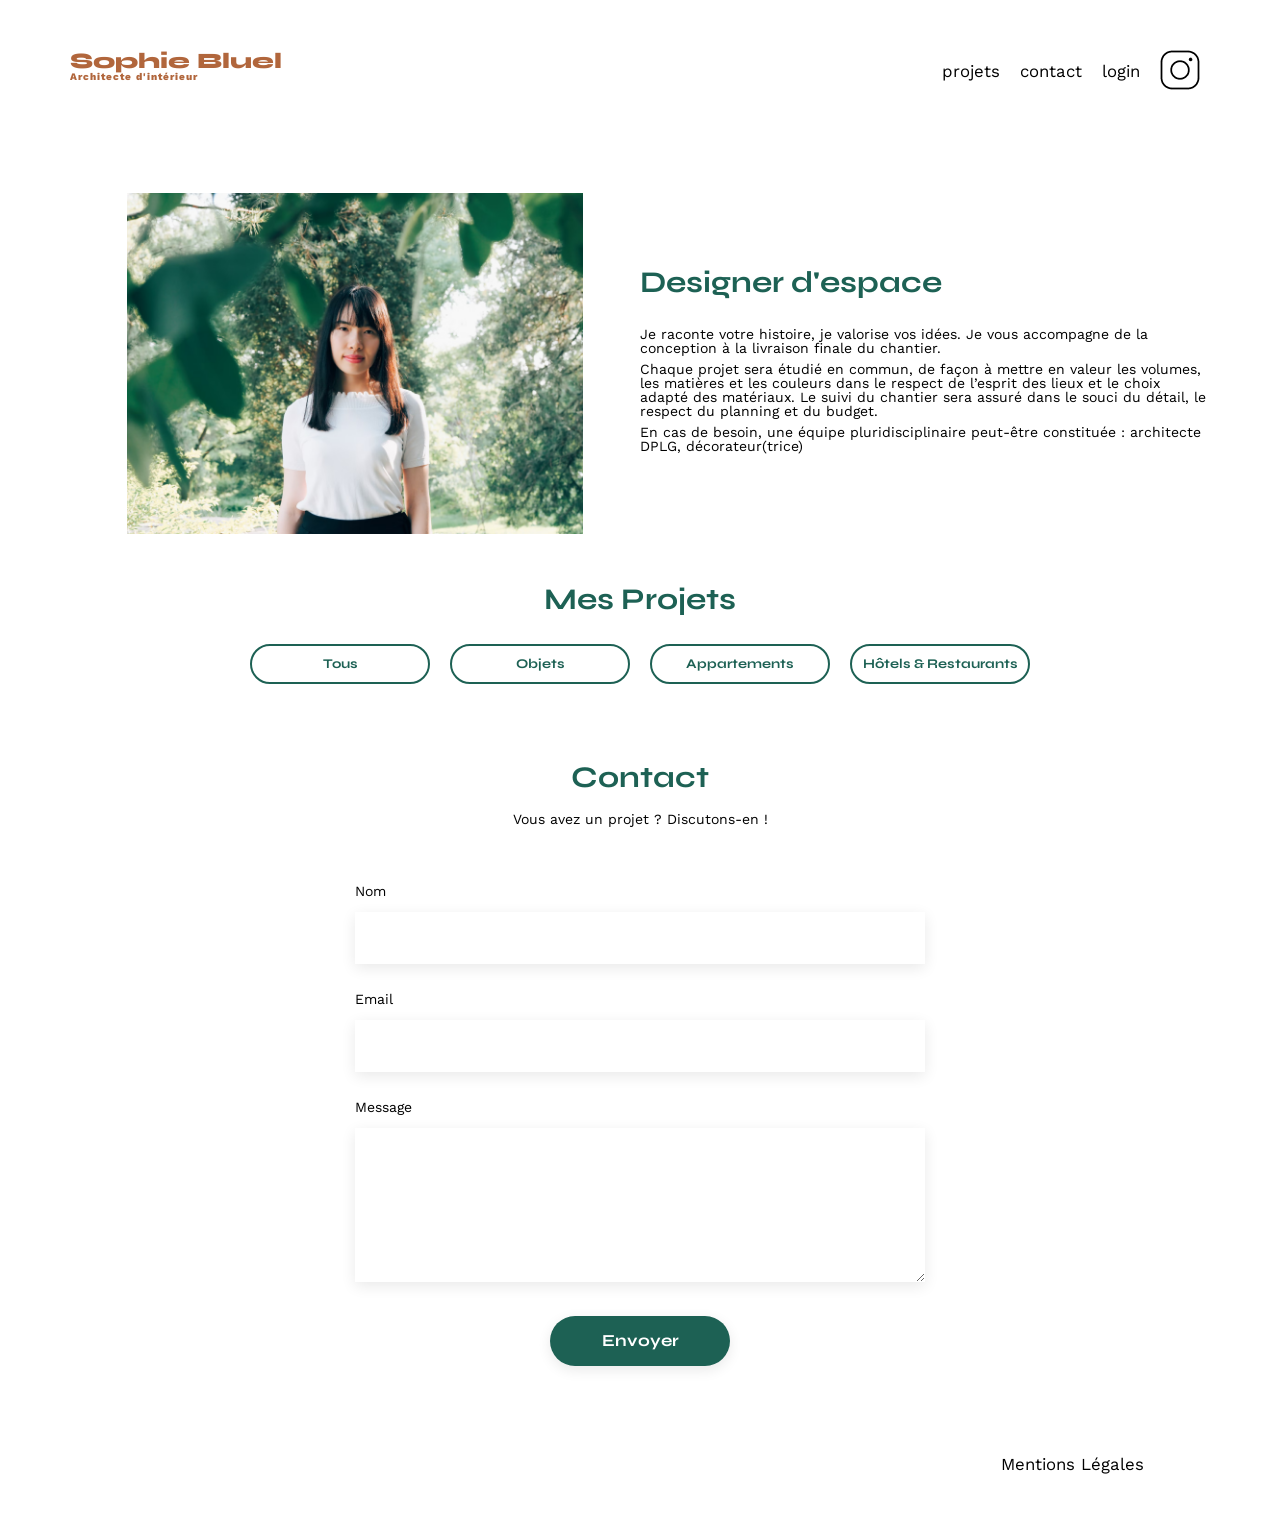
<file: FrontEnd/index.html>
<!doctype html>
<html lang="fr">
  <head>
    <meta charset="UTF-8" />
    <title>Sophie Bluel - Architecte d'intérieur</title>
    <meta name="viewport" content="width=device-width, initial-scale=1.0" />
    <link rel="preconnect" href="https://fonts.googleapis.com" />
    <link rel="preconnect" href="https://fonts.gstatic.com" crossorigin />
    <link
      href="https://fonts.googleapis.com/css2?family=Syne:wght@700;800&family=Work+Sans&display=swap"
      rel="stylesheet"
    />
    <meta name="description" content="" />
    <link rel="stylesheet" href="style.css" />
    <script type="module" src="./script.js" defer></script>
  </head>
  <body>
    <header>
      <h1>Sophie Bluel <span>Architecte d'intérieur</span></h1>
      <nav>
        <ul>
          <!-- Ajout du lien -->
          <li><a href="index.html">projets</a></li>
          <li><a href="#contact">contact</a></li>
          <li><a href="login.html">login</a></li>
          <li><img src="./assets/icons/instagram.png" alt="Instagram" /></li>
        </ul>
      </nav>
    </header>
    <main>
      <section id="introduction">
        <figure>
          <img
            src="./assets/images/sophie-bluel.png"
            alt="portrait de sophie bluel"
          />
        </figure>
        <article>
          <h2>Designer d'espace</h2>
          <p>
            Je raconte votre histoire, je valorise vos idées. Je vous accompagne
            de la conception à la livraison finale du chantier.
          </p>
          <p>
            Chaque projet sera étudié en commun, de façon à mettre en valeur les
            volumes, les matières et les couleurs dans le respect de l’esprit
            des lieux et le choix adapté des matériaux. Le suivi du chantier
            sera assuré dans le souci du détail, le respect du planning et du
            budget.
          </p>
          <p>
            En cas de besoin, une équipe pluridisciplinaire peut-être constituée
            : architecte DPLG, décorateur(trice)
          </p>
        </article>
      </section>
      <section id="portfolio">
        <h2>Mes Projets</h2>
        <div id="filters"></div>
        <!---    Ajout d'une div pour les filtres      -->
        <div class="gallery"></div>
      </section>
      <section id="contact">
        <h2>Contact</h2>
        <p>Vous avez un projet ? Discutons-en !</p>
        <form action="#" method="post">
          <label for="name">Nom</label>
          <input type="text" name="name" id="name" />
          <label for="email">Email</label>
          <input type="email" name="email" id="email" />
          <label for="message">Message</label>
          <textarea name="message" id="message" cols="30" rows="10"></textarea>
          <input type="submit" value="Envoyer" />
        </form>
      </section>
    </main>

    <footer>
      <nav>
        <ul>
          <li>Mentions Légales</li>
        </ul>
      </nav>
    </footer>
  </body>
</html>
</file>
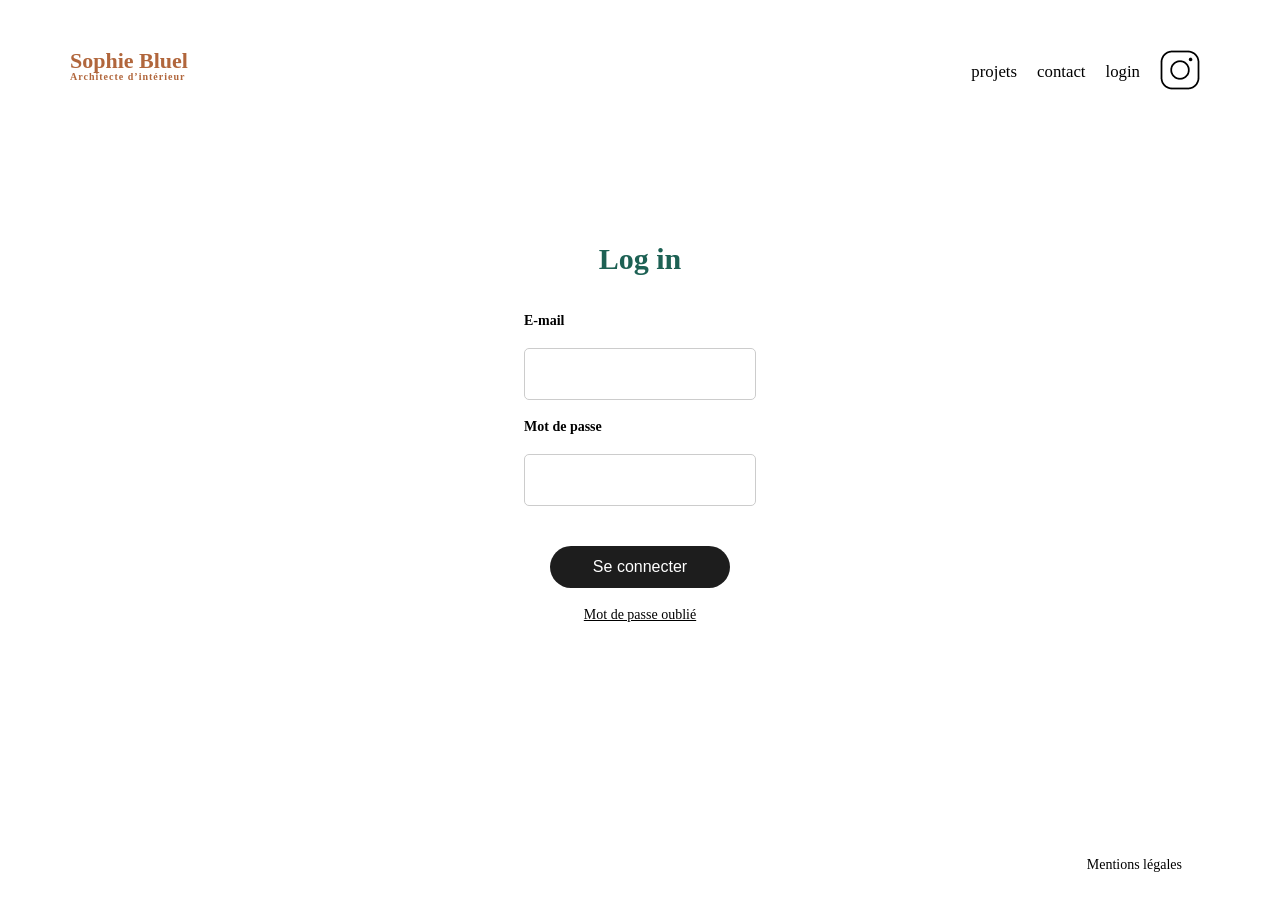
<file: FrontEnd/login.html>
<!------------------ Création nouvelle page de login --------------------->
<!doctype html>
<html lang="fr">
  <head>
    <meta charset="UTF-8" />
    <meta name="viewport" content="width=device-width, initial-scale=1.0" />
    <title>Login - Sophie Bluel</title>
    <link rel="stylesheet" href="./style.css" />
    <script src="login.js" defer></script>
  </head>

  <body>
    <header>
      <h1>Sophie Bluel <span>Architecte d’intérieur</span></h1>
      <nav>
        <ul>
          <li><a href="index.html">projets</a></li>
          <li><a href="index.html#contact">contact</a></li>
          <li><a href="login.html">login</a></li>
          <li><img src="./assets/icons/instagram.png" alt="Instagram" /></li>
        </ul>
      </nav>
    </header>

    <main class="login-container">
      <h2>Log in</h2>

      <form class="login-form">
        <label for="email">E-mail</label>
        <input type="email" id="email" name="email" required />

        <label for="password">Mot de passe</label>
        <input type="password" id="password" name="password" required />

        <button type="submit">Se connecter</button>

        <p class="forgot-password">Mot de passe oublié</p>
      </form>
      <p class="error-message"></p>
    </main>

    <footer>
      <p>Mentions légales</p>
    </footer>
  </body>
</html>
</file>
<file: FrontEnd/style.css>
/* http://meyerweb.com/eric/tools/css/reset/
   v2.0 | 20110126
   License: none (public domain)
*/

html,
body,
div,
span,
applet,
object,
iframe,
h1,
h2,
h3,
h4,
h5,
h6,
p,
blockquote,
pre,
a,
abbr,
acronym,
address,
big,
cite,
code,
del,
dfn,
em,
img,
ins,
kbd,
q,
s,
samp,
small,
strike,
strong,
sub,
sup,
tt,
var,
b,
u,
i,
center,
dl,
dt,
dd,
ol,
ul,
li,
fieldset,
form,
label,
legend,
table,
caption,
tbody,
tfoot,
thead,
tr,
th,
td,
article,
aside,
canvas,
details,
embed,
figure,
figcaption,
footer,
header,
hgroup,
menu,
nav,
output,
ruby,
section,
summary,
time,
mark,
audio,
video {
  margin: 0;
  padding: 0;
  border: 0;
  font-size: 100%;
  font: inherit;
  vertical-align: baseline;
}
/* HTML5 display-role reset for older browsers */
article,
aside,
details,
figcaption,
figure,
footer,
header,
hgroup,
menu,
nav,
section {
  display: block;
}
body {
  line-height: 1;
}
a {
  text-decoration: none;
  color: inherit;
}
ol,
ul {
  list-style: none;
}
blockquote,
q {
  quotes: none;
}
blockquote:before,
blockquote:after,
q:before,
q:after {
  content: "";
  content: none;
}
table {
  border-collapse: collapse;
  border-spacing: 0;
}
/** end reset css**/
body {
  display: flex;
  flex-direction: column;
  max-width: 1140px;
  min-height: 100vh;
  margin: auto;
  font-family: "Work Sans";
  font-size: 14px;
}
header {
  display: flex;
  justify-content: space-between;
  margin: 50px 0;
}
section {
  margin: 50px 0;
}

h1 {
  display: flex;
  flex-direction: column;
  font-family: "Syne";
  font-size: 22px;
  font-weight: 800;
  color: #b1663c;
}

h1 > span {
  font-family: "Work Sans";
  font-size: 10px;
  letter-spacing: 0.1em;
}

h2 {
  font-family: "Syne";
  font-weight: 700;
  font-size: 30px;
  color: #1d6154;
}
nav ul {
  display: flex;
  align-items: center;
  list-style-type: none;
}
nav li {
  padding: 0 10px;
  font-size: 1.2em;
}

li:hover {
  color: #b1663c;
}
#introduction {
  display: flex;
  align-items: center;
}
#introduction figure {
  flex: 1;
}
#introduction img {
  display: block;
  margin: auto;
  width: 80%;
}

#introduction article {
  flex: 1;
}
#introduction h2 {
  margin-bottom: 1em;
}

#introduction p {
  margin-bottom: 0.5em;
}
#portfolio h2 {
  text-align: center;
  margin-bottom: 1em;
}
/* Ajout du style pour les filtres : même style que le bouton en bas de page */
#filters {
  display: flex;
  justify-content: center;
  margin-bottom: 2em;
  gap: 20px;
}
#filters button {
  font-family: "Syne";
  font-weight: 700;
  color: #1d6154;
  background-color: white;
  margin: 0;
  width: 180px;
  text-align: center;
  border-radius: 60px;
  border: 2px solid;
  padding: 10px 0;
  cursor: pointer;
}
#filters button:hover {
  color: white;
  background-color: #1d6154;
}
.gallery {
  width: 100%;
  display: grid;
  grid-template-columns: 1fr 1fr 1fr;
  grid-column-gap: 20px;
  grid-row-gap: 20px;
}

.gallery img {
  width: 100%;
}
#contact {
  width: 50%;
  margin: auto;
}
#contact > * {
  text-align: center;
}
#contact h2 {
  margin-bottom: 20px;
}
#contact form {
  text-align: left;
  margin-top: 30px;
  display: flex;
  flex-direction: column;
}

#contact input {
  height: 50px;
  font-size: 1.2em;
  border: none;
  box-shadow: 0px 4px 14px rgba(0, 0, 0, 0.09);
}
#contact label {
  margin: 2em 0 1em 0;
}
#contact textarea {
  border: none;
  box-shadow: 0px 4px 14px rgba(0, 0, 0, 0.09);
}

input[type="submit"] {
  font-family: "Syne";
  font-weight: 700;
  color: white;
  background-color: #1d6154;
  margin: 2em auto;
  width: 180px;
  text-align: center;
  border-radius: 60px;
}

footer nav ul {
  display: flex;
  justify-content: flex-end;
  margin: 2em;
}

/* -------------------------  style pour la page Login  --------------------------------------- */

.login-container {
  max-width: 400px;
  margin: 100px auto 0 auto;
  text-align: center;
}

.login-container h2 {
  font-size: 30px;
  margin-bottom: 40px;
}

.login-form {
  display: flex;
  flex-direction: column;
  gap: 20px;
  width: 100%;
}

.login-form label {
  text-align: left;
  font-weight: 600;
}

.login-form input {
  height: 50px;
  border: 1px solid #ccc;
  border-radius: 5px;
  padding: 0 15px;
  font-size: 16px;
  font-family: "Work Sans", sans-serif;
}

.login-form button {
  background-color: #1d1d1d;
  color: white;
  border: none;
  border-radius: 60px;
  padding: 12px 0;
  font-size: 16px;
  cursor: pointer;
  width: 180px;
  margin: 20px auto 0 auto;
}

.login-form button:hover {
  background-color: #000;
}

.forgot-password {
  font-size: 14px;
  text-decoration: underline;
  cursor: pointer;
}

.error-message {
  color: red;
  margin-top: 10px;
}

nav ul li a.active {
  font-weight: 700;
}

footer {
  margin-top: auto;
  display: flex;
  justify-content: flex-end;
  padding: 2em;
}
</file>
